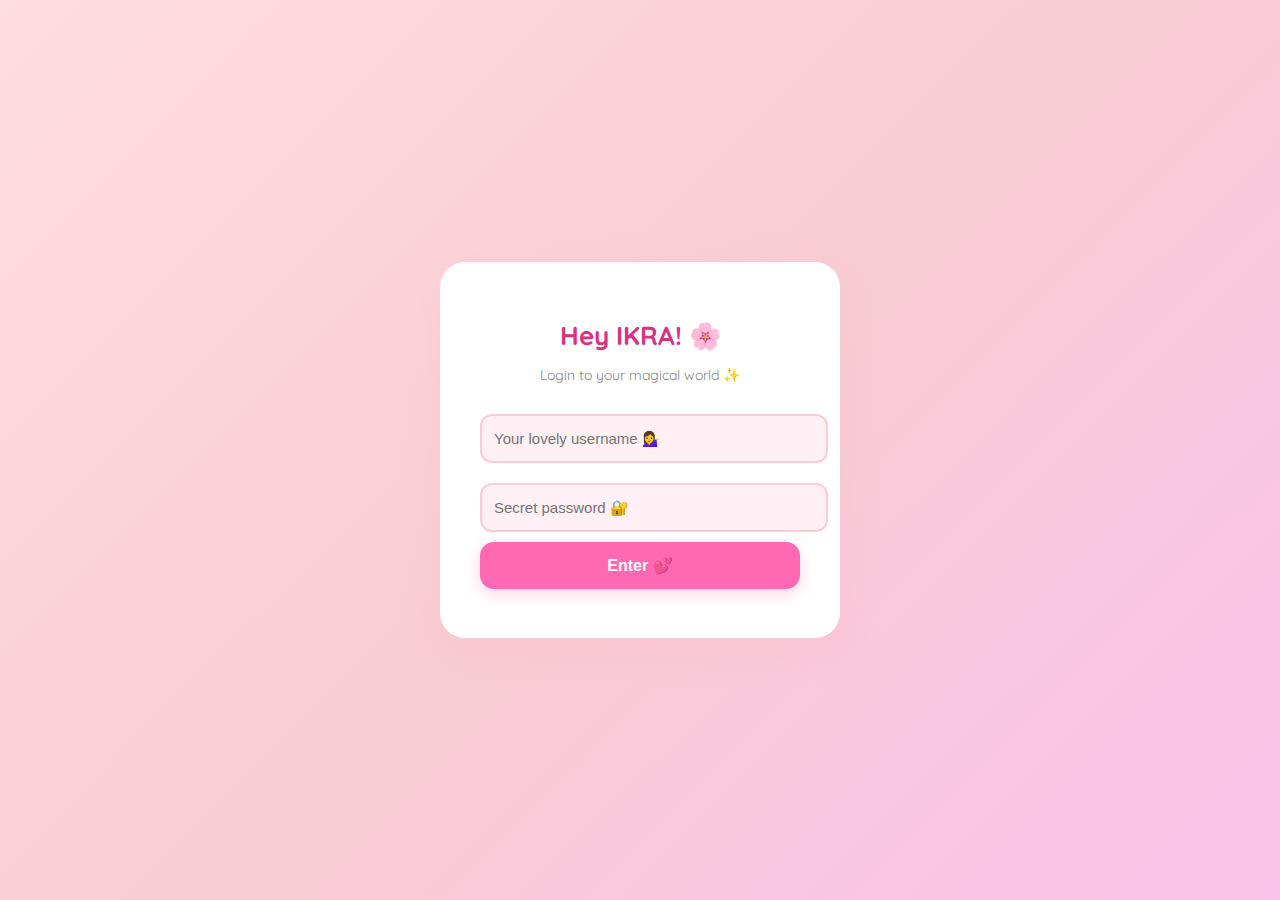
<file: index.html>
<!DOCTYPE html>
<html lang="en">
<head>
  <meta charset="UTF-8" />
  <meta name="viewport" content="width=device-width, initial-scale=1.0"/>
  <title>Welcome Girl 💖</title>
  <link rel="stylesheet" href="style.css"/>
  <link href="https://fonts.googleapis.com/css2?family=Quicksand:wght@400;600&display=swap" rel="stylesheet">
</head>
<body>
  <div class="login-container">
    <h2>Hey IKRA! 🌸</h2>
    <p class="subtitle">Login to your magical world ✨</p>
    <input type="text" id="username" placeholder="Your lovely username 💁‍♀️"/>
    <input type="password" id="password" placeholder="Secret password 🔐"/>
    <button onclick="login()">Enter 💕</button>
    <p id="error" class="error-msg"></p>
  </div>
  <script src="script.js"></script>
</body>
</html>
</file>
<file: style.css>
body {
    margin: 0;
    padding: 0;
    background: linear-gradient(135deg, #ffdde1, #f8cdd3, #fbc2eb);
    height: 100vh;
    display: flex;
    justify-content: center;
    align-items: center;
    font-family: 'Quicksand', sans-serif;
  }
  
  .login-container {
    background: #fff;
    padding: 35px 40px;
    border-radius: 25px;
    box-shadow: 0 10px 35px rgba(255, 182, 193, 0.3);
    text-align: center;
    width: 320px;
    transition: 0.3s ease;
  }
  
  .login-container:hover {
    transform: scale(1.02);
  }
  
  .login-container h2 {
    margin-bottom: 10px;
    color: #d63384;
    font-size: 26px;
  }
  
  .subtitle {
    font-size: 14px;
    color: #888;
    margin-bottom: 20px;
  }
  
  input[type="text"],
  input[type="password"] {
    width: 100%;
    padding: 14px 12px;
    margin: 10px 0;
    border: 2px solid #f8cdd3;
    border-radius: 12px;
    font-size: 15px;
    background-color: #fff0f5;
    transition: border 0.2s;
  }
  
  input:focus {
    border-color: #ff6fa4;
    outline: none;
  }
  
  button {
    width: 100%;
    padding: 14px;
    background-color: #ff69b4;
    color: white;
    border: none;
    border-radius: 14px;
    font-size: 16px;
    font-weight: bold;
    cursor: pointer;
    box-shadow: 0 5px 15px rgba(255, 105, 180, 0.3);
    transition: 0.3s ease;
  }
  
  button:hover {
    background-color: #ff85c1;
  }
  
  .error-msg {
    color: #e63946;
    margin-top: 10px;
    font-size: 14px;
  }
</file>
